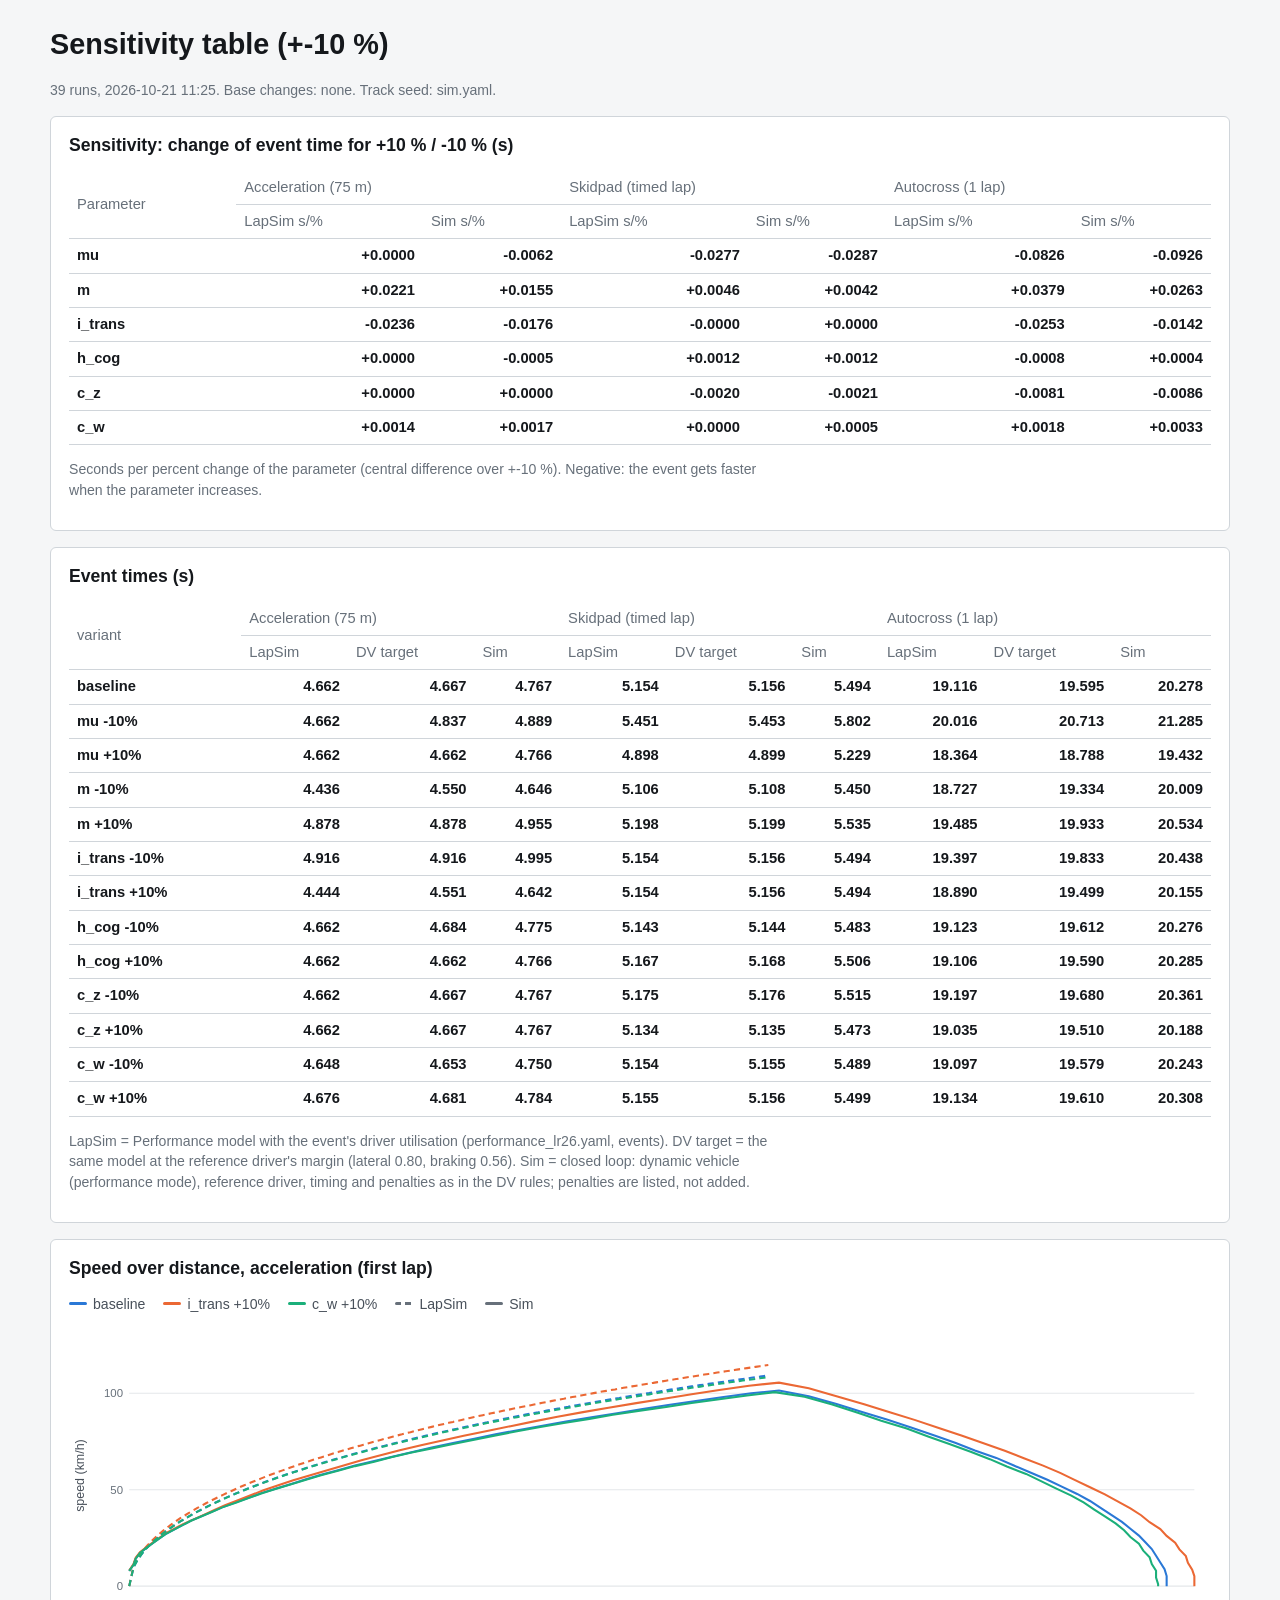
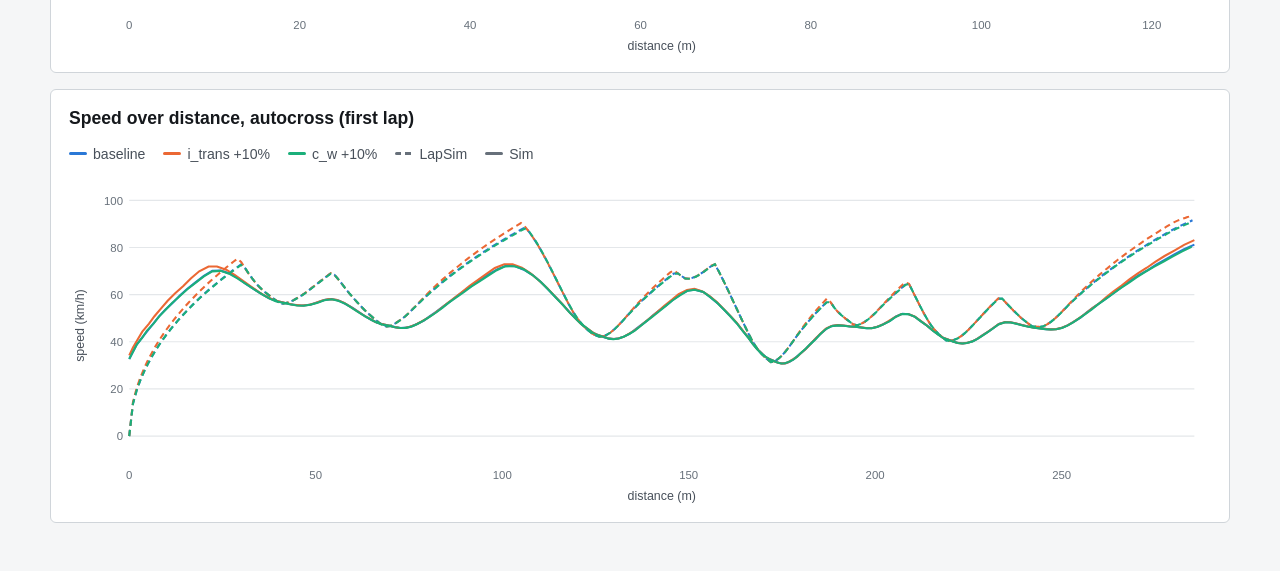
<file: docs/examples/study_table_lr26/report.html>
<!doctype html><html lang='en'><head><meta charset='utf-8'><meta name='viewport' content='width=device-width,initial-scale=1'><title>Sensitivity table (+-10 %)</title><style>
:root{--bg:#f5f6f7;--panel:#fff;--ink:#15181c;--ink2:#48505a;--muted:#67707a;--line:#d0d5da;--grid:#e4e7ea}
@media (prefers-color-scheme:dark){:root{--bg:#16191d;--panel:#1f2328;--ink:#eef0f2;--ink2:#b3b9c0;--muted:#8a929b;--line:#343a42;--grid:#2c3238}}
body{margin:0;background:var(--bg);color:var(--ink);font:15px/1.45 "Bahnschrift","DIN Alternate","Barlow","Segoe UI",sans-serif;font-variant-numeric:tabular-nums}
main{max-width:1180px;margin:0 auto;padding:24px 16px 48px}
h1{font-size:1.8rem;margin:0 0 4px} h2{font-size:1.1rem;margin:0 0 12px}
section{background:var(--panel);border:1px solid var(--line);border-radius:6px;padding:16px 18px;margin-top:16px}
table{border-collapse:collapse;width:100%;font-size:.92rem} th,td{padding:6px 8px;border-bottom:1px solid var(--line);text-align:left;white-space:nowrap}
thead th{color:var(--muted);font-weight:500} td.num{text-align:right;font-weight:600} small{color:var(--muted);font-weight:400}
tr.base th,tr.base td{background:color-mix(in srgb,var(--panel) 85%,#2a78d6)} .scroll{overflow-x:auto}
.muted{color:var(--muted);font-size:.88rem;max-width:90ch} .grid{display:grid;grid-template-columns:repeat(auto-fit,minmax(340px,1fr));gap:12px}
figure{margin:0} figcaption{font-weight:600;margin-bottom:4px} .chart{width:100%;height:auto;display:block}
.chart .grid{stroke:var(--grid)} .chart .tick{fill:var(--muted);font-size:11px} .chart .axis{fill:var(--ink2);font-size:12px}
.legend{display:flex;flex-wrap:wrap;gap:6px 18px;list-style:none;padding:0;margin:0 0 10px;color:var(--ink2);font-size:.88rem}
.legend li{display:inline-flex;align-items:center;gap:6px} .legend i{display:inline-block;width:18px;height:3px;border-radius:2px}
.legend i.dash{height:3px;background:repeating-linear-gradient(90deg,currentColor 0 6px,transparent 6px 10px)!important}
</style></head><body><main><h1>Sensitivity table (+-10 %)</h1><p class='muted'>39 runs, 2026-10-21 11:25. Base changes: none. Track seed: sim.yaml.</p><section><h2>Sensitivity: change of event time for +10 % / -10 % (s)</h2><div class='scroll'><table><thead><tr><th rowspan='2'>Parameter</th><th colspan='2'>Acceleration (75 m)</th><th colspan='2'>Skidpad (timed lap)</th><th colspan='2'>Autocross (1 lap)</th></tr><tr><th>LapSim s/%</th><th>Sim s/%</th><th>LapSim s/%</th><th>Sim s/%</th><th>LapSim s/%</th><th>Sim s/%</th></tr></thead><tbody><tr><th scope='row'>mu</th><td class='num'>+0.0000</td><td class='num'>-0.0062</td><td class='num'>-0.0277</td><td class='num'>-0.0287</td><td class='num'>-0.0826</td><td class='num'>-0.0926</td></tr><tr><th scope='row'>m</th><td class='num'>+0.0221</td><td class='num'>+0.0155</td><td class='num'>+0.0046</td><td class='num'>+0.0042</td><td class='num'>+0.0379</td><td class='num'>+0.0263</td></tr><tr><th scope='row'>i_trans</th><td class='num'>-0.0236</td><td class='num'>-0.0176</td><td class='num'>-0.0000</td><td class='num'>+0.0000</td><td class='num'>-0.0253</td><td class='num'>-0.0142</td></tr><tr><th scope='row'>h_cog</th><td class='num'>+0.0000</td><td class='num'>-0.0005</td><td class='num'>+0.0012</td><td class='num'>+0.0012</td><td class='num'>-0.0008</td><td class='num'>+0.0004</td></tr><tr><th scope='row'>c_z</th><td class='num'>+0.0000</td><td class='num'>+0.0000</td><td class='num'>-0.0020</td><td class='num'>-0.0021</td><td class='num'>-0.0081</td><td class='num'>-0.0086</td></tr><tr><th scope='row'>c_w</th><td class='num'>+0.0014</td><td class='num'>+0.0017</td><td class='num'>+0.0000</td><td class='num'>+0.0005</td><td class='num'>+0.0018</td><td class='num'>+0.0033</td></tr></tbody></table></div><p class='muted'>Seconds per percent change of the parameter (central difference over +-10 %). Negative: the event gets faster when the parameter increases.</p></section><section><h2>Event times (s)</h2><div class='scroll'><table><thead><tr><th rowspan='2'>variant</th><th colspan='3'>Acceleration (75 m)</th><th colspan='3'>Skidpad (timed lap)</th><th colspan='3'>Autocross (1 lap)</th></tr><tr><th>LapSim</th><th>DV target</th><th>Sim</th><th>LapSim</th><th>DV target</th><th>Sim</th><th>LapSim</th><th>DV target</th><th>Sim</th></tr></thead><tbody><tr><th scope='row'>baseline</th><td class='num'>4.662</td><td class='num'>4.667</td><td class='num'>4.767</td><td class='num'>5.154</td><td class='num'>5.156</td><td class='num'>5.494</td><td class='num'>19.116</td><td class='num'>19.595</td><td class='num'>20.278</td></tr><tr><th scope='row'>mu -10%</th><td class='num'>4.662</td><td class='num'>4.837</td><td class='num'>4.889</td><td class='num'>5.451</td><td class='num'>5.453</td><td class='num'>5.802</td><td class='num'>20.016</td><td class='num'>20.713</td><td class='num'>21.285</td></tr><tr><th scope='row'>mu +10%</th><td class='num'>4.662</td><td class='num'>4.662</td><td class='num'>4.766</td><td class='num'>4.898</td><td class='num'>4.899</td><td class='num'>5.229</td><td class='num'>18.364</td><td class='num'>18.788</td><td class='num'>19.432</td></tr><tr><th scope='row'>m -10%</th><td class='num'>4.436</td><td class='num'>4.550</td><td class='num'>4.646</td><td class='num'>5.106</td><td class='num'>5.108</td><td class='num'>5.450</td><td class='num'>18.727</td><td class='num'>19.334</td><td class='num'>20.009</td></tr><tr><th scope='row'>m +10%</th><td class='num'>4.878</td><td class='num'>4.878</td><td class='num'>4.955</td><td class='num'>5.198</td><td class='num'>5.199</td><td class='num'>5.535</td><td class='num'>19.485</td><td class='num'>19.933</td><td class='num'>20.534</td></tr><tr><th scope='row'>i_trans -10%</th><td class='num'>4.916</td><td class='num'>4.916</td><td class='num'>4.995</td><td class='num'>5.154</td><td class='num'>5.156</td><td class='num'>5.494</td><td class='num'>19.397</td><td class='num'>19.833</td><td class='num'>20.438</td></tr><tr><th scope='row'>i_trans +10%</th><td class='num'>4.444</td><td class='num'>4.551</td><td class='num'>4.642</td><td class='num'>5.154</td><td class='num'>5.156</td><td class='num'>5.494</td><td class='num'>18.890</td><td class='num'>19.499</td><td class='num'>20.155</td></tr><tr><th scope='row'>h_cog -10%</th><td class='num'>4.662</td><td class='num'>4.684</td><td class='num'>4.775</td><td class='num'>5.143</td><td class='num'>5.144</td><td class='num'>5.483</td><td class='num'>19.123</td><td class='num'>19.612</td><td class='num'>20.276</td></tr><tr><th scope='row'>h_cog +10%</th><td class='num'>4.662</td><td class='num'>4.662</td><td class='num'>4.766</td><td class='num'>5.167</td><td class='num'>5.168</td><td class='num'>5.506</td><td class='num'>19.106</td><td class='num'>19.590</td><td class='num'>20.285</td></tr><tr><th scope='row'>c_z -10%</th><td class='num'>4.662</td><td class='num'>4.667</td><td class='num'>4.767</td><td class='num'>5.175</td><td class='num'>5.176</td><td class='num'>5.515</td><td class='num'>19.197</td><td class='num'>19.680</td><td class='num'>20.361</td></tr><tr><th scope='row'>c_z +10%</th><td class='num'>4.662</td><td class='num'>4.667</td><td class='num'>4.767</td><td class='num'>5.134</td><td class='num'>5.135</td><td class='num'>5.473</td><td class='num'>19.035</td><td class='num'>19.510</td><td class='num'>20.188</td></tr><tr><th scope='row'>c_w -10%</th><td class='num'>4.648</td><td class='num'>4.653</td><td class='num'>4.750</td><td class='num'>5.154</td><td class='num'>5.155</td><td class='num'>5.489</td><td class='num'>19.097</td><td class='num'>19.579</td><td class='num'>20.243</td></tr><tr><th scope='row'>c_w +10%</th><td class='num'>4.676</td><td class='num'>4.681</td><td class='num'>4.784</td><td class='num'>5.155</td><td class='num'>5.156</td><td class='num'>5.499</td><td class='num'>19.134</td><td class='num'>19.610</td><td class='num'>20.308</td></tr></tbody></table></div><p class='muted'>LapSim = Performance model with the event's driver utilisation (performance_lr26.yaml, events). DV target = the same model at the reference driver's margin (lateral 0.80, braking 0.56). Sim = closed loop: dynamic vehicle (performance mode), reference driver, timing and penalties as in the DV rules; penalties are listed, not added.</p></section><section><h2>Speed over distance, acceleration (first lap)</h2><ul class='legend'><li><i style='background:#2a78d6'></i>baseline</li><li><i style='background:#eb6834'></i>i_trans +10%</li><li><i style='background:#1baf7a'></i>c_w +10%</li><li><i class='dash' style='color:var(--muted)'></i>LapSim</li><li><i style='background:var(--muted)'></i>Sim</li></ul><figure class='wide'><svg viewBox="0 0 1100 320" class="chart" role="img" aria-label="speed (km/h) over distance (m)"><line x1="58" x2="1084" y1="252.5" y2="252.5" class="grid"/><text x="52" y="256.5" class="tick" text-anchor="end">0</text><line x1="58" x2="1084" y1="159.6" y2="159.6" class="grid"/><text x="52" y="163.6" class="tick" text-anchor="end">50</text><line x1="58" x2="1084" y1="66.8" y2="66.8" class="grid"/><text x="52" y="70.8" class="tick" text-anchor="end">100</text><text x="58.0" y="294" class="tick" text-anchor="middle">0</text><text x="222.2" y="294" class="tick" text-anchor="middle">20</text><text x="386.3" y="294" class="tick" text-anchor="middle">40</text><text x="550.5" y="294" class="tick" text-anchor="middle">60</text><text x="714.6" y="294" class="tick" text-anchor="middle">80</text><text x="878.8" y="294" class="tick" text-anchor="middle">100</text><text x="1043.0" y="294" class="tick" text-anchor="middle">120</text><text x="571" y="314" class="axis" text-anchor="middle">distance (m)</text><text x="14" y="146" class="axis" text-anchor="middle" transform="rotate(-90 14 146)">speed (km/h)</text><path d="M58.0,252.5 L62.1,234.4 L66.2,226.9 L70.3,221.2 L74.4,216.3 L78.5,212.1 L82.6,208.3 L86.7,204.8 L90.8,201.5 L94.9,198.5 L99.0,195.6 L103.1,192.8 L107.2,190.2 L111.4,187.7 L115.5,185.3 L119.6,183.0 L123.7,180.8 L127.8,178.6 L131.9,176.5 L136.0,174.5 L140.1,172.5 L144.2,170.5 L148.3,168.7 L152.4,166.8 L156.5,165.0 L160.6,163.3 L164.7,161.6 L168.8,159.9 L172.9,158.3 L177.0,156.7 L181.1,155.1 L185.2,153.5 L189.3,152.0 L193.4,150.5 L197.5,149.1 L201.6,147.6 L205.7,146.2 L209.8,144.8 L214.0,143.4 L218.1,142.0 L222.2,140.7 L226.3,139.4 L230.4,138.1 L234.5,136.8 L238.6,135.5 L242.7,134.3 L246.8,133.0 L250.9,131.8 L255.0,130.6 L259.1,129.4 L263.2,128.3 L267.3,127.1 L271.4,125.9 L275.5,124.8 L279.6,123.7 L283.7,122.6 L287.8,121.5 L291.9,120.4 L296.0,119.3 L300.1,118.2 L304.2,117.2 L308.3,116.2 L312.4,115.1 L316.6,114.1 L320.7,113.1 L324.8,112.1 L328.9,111.1 L333.0,110.1 L337.1,109.1 L341.2,108.2 L345.3,107.2 L349.4,106.3 L353.5,105.3 L357.6,104.4 L361.7,103.5 L365.8,102.6 L369.9,101.7 L374.0,100.8 L378.1,99.9 L382.2,99.0 L386.3,98.1 L390.4,97.2 L394.5,96.4 L398.6,95.5 L402.7,94.7 L406.8,93.8 L410.9,93.0 L415.0,92.2 L419.2,91.3 L423.3,90.5 L427.4,89.7 L431.5,88.9 L435.6,88.1 L439.7,87.3 L443.8,86.5 L447.9,85.7 L452.0,85.0 L456.1,84.2 L460.2,83.4 L464.3,82.7 L468.4,81.9 L472.5,81.2 L476.6,80.4 L480.7,79.7 L484.8,78.9 L488.9,78.2 L493.0,77.5 L497.1,76.8 L501.2,76.0 L505.3,75.3 L509.4,74.6 L513.5,73.9 L517.6,73.2 L521.8,72.5 L525.9,71.8 L530.0,71.2 L534.1,70.5 L538.2,69.8 L542.3,69.1 L546.4,68.4 L550.5,67.8 L554.6,67.1 L558.7,66.5 L562.8,65.8 L566.9,65.2 L571.0,64.5 L575.1,63.9 L579.2,63.2 L583.3,62.6 L587.4,62.0 L591.5,61.3 L595.6,60.7 L599.7,60.1 L603.8,59.5 L607.9,58.9 L612.0,58.3 L616.1,57.7 L620.2,57.1 L624.4,56.5 L628.5,55.9 L632.6,55.3 L636.7,54.7 L640.8,54.1 L644.9,53.5 L649.0,52.9 L653.1,52.4 L657.2,51.8 L661.3,51.2 L665.4,50.7 L669.5,50.1 L673.6,49.5" fill="none" stroke="#2a78d6" stroke-width="2" stroke-dasharray="6 4"/><path d="M58.0,237.8 L62.1,232.0 L64.2,226.1 L68.3,220.6 L74.4,215.7 L80.6,211.1 L86.7,206.7 L92.9,202.4 L101.1,198.1 L109.3,193.8 L117.5,189.4 L127.8,185.1 L138.0,180.7 L148.3,176.2 L160.6,171.8 L172.9,167.4 L185.2,162.9 L199.6,158.5 L214.0,154.1 L228.3,149.6 L242.7,145.2 L259.1,140.8 L275.5,136.4 L294.0,132.0 L312.4,127.6 L330.9,123.3 L349.4,119.0 L369.9,114.7 L390.4,110.5 L410.9,106.3 L433.5,102.1 L456.1,98.0 L478.7,93.9 L503.3,89.9 L527.9,85.9 L552.5,81.9 L577.2,78.0 L603.8,74.2 L630.5,70.4 L657.2,66.7 L683.9,64.1 L712.6,69.5 L739.3,77.0 L763.9,84.7 L788.5,92.3 L811.1,99.8 L833.7,107.3 L854.2,114.6 L872.6,121.8 L893.2,129.0 L909.6,136.1 L926.0,143.1 L942.4,150.0 L956.8,156.9 L971.1,163.7 L983.5,170.5 L993.7,177.2 L1004.0,183.9 L1014.2,190.6 L1022.4,197.2 L1030.6,203.8 L1036.8,210.3 L1043.0,216.8 L1047.1,223.3 L1051.2,229.8 L1055.3,236.3 L1057.3,242.8 L1057.3,249.2 L1057.3,252.5 L1057.3,252.5 L1057.3,252.5 L1057.3,252.5 L1057.3,252.5 L1057.3,252.5 L1057.3,252.5 L1057.3,252.5" fill="none" stroke="#2a78d6" stroke-width="2"/><path d="M58.0,252.5 L62.1,233.5 L66.2,225.6 L70.3,219.6 L74.4,214.6 L78.5,210.1 L82.6,206.1 L86.7,202.4 L90.8,199.0 L94.9,195.8 L99.0,192.8 L103.1,189.9 L107.2,187.1 L111.4,184.5 L115.5,182.0 L119.6,179.6 L123.7,177.2 L127.8,175.0 L131.9,172.7 L136.0,170.6 L140.1,168.6 L144.2,166.5 L148.3,164.6 L152.4,162.6 L156.5,160.8 L160.6,158.9 L164.7,157.1 L168.8,155.4 L172.9,153.6 L177.0,152.0 L181.1,150.3 L185.2,148.7 L189.3,147.1 L193.4,145.5 L197.5,144.0 L201.6,142.4 L205.7,141.0 L209.8,139.5 L214.0,138.0 L218.1,136.6 L222.2,135.2 L226.3,133.8 L230.4,132.5 L234.5,131.1 L238.6,129.8 L242.7,128.5 L246.8,127.2 L250.9,125.9 L255.0,124.6 L259.1,123.4 L263.2,122.1 L267.3,120.9 L271.4,119.7 L275.5,118.5 L279.6,117.4 L283.7,116.2 L287.8,115.0 L291.9,113.9 L296.0,112.8 L300.1,111.7 L304.2,110.6 L308.3,109.5 L312.4,108.4 L316.6,107.3 L320.7,106.3 L324.8,105.2 L328.9,104.2 L333.0,103.1 L337.1,102.1 L341.2,101.1 L345.3,100.1 L349.4,99.1 L353.5,98.1 L357.6,97.1 L361.7,96.2 L365.8,95.2 L369.9,94.3 L374.0,93.3 L378.1,92.4 L382.2,91.5 L386.3,90.5 L390.4,89.6 L394.5,88.7 L398.6,87.8 L402.7,86.9 L406.8,86.0 L410.9,85.2 L415.0,84.3 L419.2,83.4 L423.3,82.6 L427.4,81.7 L431.5,80.9 L435.6,80.0 L439.7,79.2 L443.8,78.4 L447.9,77.5 L452.0,76.7 L456.1,75.9 L460.2,75.1 L464.3,74.3 L468.4,73.5 L472.5,72.7 L476.6,72.0 L480.7,71.2 L484.8,70.4 L488.9,69.7 L493.0,68.9 L497.1,68.1 L501.2,67.4 L505.3,66.6 L509.4,65.9 L513.5,65.1 L517.6,64.4 L521.8,63.7 L525.9,63.0 L530.0,62.2 L534.1,61.5 L538.2,60.8 L542.3,60.1 L546.4,59.4 L550.5,58.7 L554.6,58.0 L558.7,57.3 L562.8,56.7 L566.9,56.0 L571.0,55.3 L575.1,54.6 L579.2,53.9 L583.3,53.3 L587.4,52.6 L591.5,52.0 L595.6,51.3 L599.7,50.7 L603.8,50.0 L607.9,49.4 L612.0,48.7 L616.1,48.1 L620.2,47.5 L624.4,46.8 L628.5,46.2 L632.6,45.6 L636.7,45.0 L640.8,44.4 L644.9,43.7 L649.0,43.1 L653.1,42.5 L657.2,41.9 L661.3,41.3 L665.4,40.7 L669.5,40.1 L673.6,39.5" fill="none" stroke="#eb6834" stroke-width="2" stroke-dasharray="6 4"/><path d="M58.0,237.6 L62.1,231.2 L64.2,225.1 L68.3,219.8 L74.4,215.1 L80.6,210.6 L86.7,206.2 L92.9,201.8 L101.1,197.4 L109.3,193.0 L119.6,188.4 L129.8,183.9 L140.1,179.2 L150.3,174.5 L162.7,169.8 L175.0,165.0 L187.3,160.2 L201.6,155.3 L216.0,150.5 L232.4,145.7 L248.8,140.8 L265.3,136.0 L281.7,131.2 L300.1,126.4 L318.6,121.7 L339.1,116.9 L359.6,112.2 L380.2,107.6 L402.7,103.0 L425.3,98.4 L447.9,93.8 L470.5,89.4 L495.1,84.9 L519.7,80.6 L546.4,76.2 L573.1,72.0 L599.7,67.7 L626.4,63.5 L655.1,59.4 L683.9,56.5 L712.6,61.9 L739.3,69.5 L765.9,77.3 L790.6,85.0 L815.2,92.6 L837.8,100.2 L860.3,107.6 L880.9,114.9 L901.4,122.1 L919.8,129.3 L938.3,136.4 L954.7,143.4 L969.1,150.4 L983.5,157.2 L997.8,164.1 L1010.1,170.8 L1022.4,177.6 L1032.7,184.2 L1040.9,190.9 L1051.2,197.5 L1057.3,204.1 L1065.5,210.6 L1069.6,217.1 L1075.8,223.6 L1077.8,230.1 L1081.9,236.6 L1084.0,243.0 L1084.0,249.5 L1084.0,252.5 L1084.0,252.5 L1084.0,252.5 L1084.0,252.5 L1084.0,252.5 L1084.0,252.5 L1084.0,252.5 L1084.0,252.5" fill="none" stroke="#eb6834" stroke-width="2"/><path d="M58.0,252.5 L62.1,234.4 L66.2,226.9 L70.3,221.2 L74.4,216.4 L78.5,212.1 L82.6,208.3 L86.7,204.8 L90.8,201.5 L94.9,198.5 L99.0,195.6 L103.1,192.9 L107.2,190.2 L111.4,187.8 L115.5,185.3 L119.6,183.0 L123.7,180.8 L127.8,178.7 L131.9,176.6 L136.0,174.5 L140.1,172.6 L144.2,170.7 L148.3,168.8 L152.4,167.0 L156.5,165.2 L160.6,163.4 L164.7,161.7 L168.8,160.1 L172.9,158.4 L177.0,156.8 L181.1,155.3 L185.2,153.7 L189.3,152.2 L193.4,150.7 L197.5,149.3 L201.6,147.8 L205.7,146.4 L209.8,145.0 L214.0,143.6 L218.1,142.3 L222.2,141.0 L226.3,139.6 L230.4,138.4 L234.5,137.1 L238.6,135.8 L242.7,134.6 L246.8,133.4 L250.9,132.1 L255.0,130.9 L259.1,129.8 L263.2,128.6 L267.3,127.5 L271.4,126.3 L275.5,125.2 L279.6,124.1 L283.7,123.0 L287.8,121.9 L291.9,120.8 L296.0,119.8 L300.1,118.7 L304.2,117.7 L308.3,116.6 L312.4,115.6 L316.6,114.6 L320.7,113.6 L324.8,112.6 L328.9,111.6 L333.0,110.7 L337.1,109.7 L341.2,108.8 L345.3,107.8 L349.4,106.9 L353.5,106.0 L357.6,105.0 L361.7,104.1 L365.8,103.2 L369.9,102.3 L374.0,101.4 L378.1,100.6 L382.2,99.7 L386.3,98.8 L390.4,98.0 L394.5,97.1 L398.6,96.3 L402.7,95.4 L406.8,94.6 L410.9,93.8 L415.0,93.0 L419.2,92.2 L423.3,91.3 L427.4,90.5 L431.5,89.8 L435.6,89.0 L439.7,88.2 L443.8,87.4 L447.9,86.6 L452.0,85.9 L456.1,85.1 L460.2,84.4 L464.3,83.6 L468.4,82.9 L472.5,82.1 L476.6,81.4 L480.7,80.7 L484.8,80.0 L488.9,79.2 L493.0,78.5 L497.1,77.8 L501.2,77.1 L505.3,76.4 L509.4,75.7 L513.5,75.0 L517.6,74.3 L521.8,73.7 L525.9,73.0 L530.0,72.3 L534.1,71.7 L538.2,71.0 L542.3,70.3 L546.4,69.7 L550.5,69.0 L554.6,68.4 L558.7,67.8 L562.8,67.1 L566.9,66.5 L571.0,65.8 L575.1,65.2 L579.2,64.6 L583.3,64.0 L587.4,63.4 L591.5,62.7 L595.6,62.1 L599.7,61.5 L603.8,60.9 L607.9,60.3 L612.0,59.7 L616.1,59.1 L620.2,58.6 L624.4,58.0 L628.5,57.4 L632.6,56.8 L636.7,56.2 L640.8,55.7 L644.9,55.1 L649.0,54.5 L653.1,54.0 L657.2,53.4 L661.3,52.9 L665.4,52.3 L669.5,51.8 L673.6,51.2" fill="none" stroke="#1baf7a" stroke-width="2" stroke-dasharray="6 4"/><path d="M58.0,237.8 L62.1,232.0 L64.2,226.1 L68.3,220.6 L74.4,215.7 L80.6,211.2 L86.7,206.7 L92.9,202.4 L101.1,198.1 L109.3,193.8 L117.5,189.5 L127.8,185.2 L138.0,180.8 L148.3,176.4 L160.6,172.1 L172.9,167.6 L185.2,163.2 L199.6,158.8 L214.0,154.4 L228.3,150.0 L242.7,145.6 L259.1,141.3 L275.5,136.9 L294.0,132.6 L310.4,128.3 L328.9,124.1 L349.4,119.8 L369.9,115.6 L390.4,111.5 L410.9,107.4 L431.5,103.3 L454.0,99.3 L476.6,95.3 L501.2,91.4 L523.8,87.5 L548.4,83.7 L575.1,79.9 L599.7,76.1 L626.4,72.5 L653.1,68.9 L679.8,65.6 L708.5,70.1 L735.2,77.6 L759.8,85.4 L782.4,93.1 L807.0,100.7 L827.5,108.3 L848.0,115.6 L868.5,123.0 L887.0,130.2 L903.4,137.3 L921.9,144.4 L936.3,151.3 L950.6,158.3 L965.0,165.1 L977.3,171.9 L987.6,178.7 L997.8,185.3 L1008.1,192.0 L1016.3,198.6 L1022.4,205.2 L1030.6,211.7 L1034.8,218.3 L1040.9,224.8 L1043.0,231.2 L1047.1,237.7 L1047.1,244.2 L1049.1,250.7 L1049.1,252.5 L1049.1,252.5 L1049.1,252.5 L1049.1,252.5 L1049.1,252.5 L1049.1,252.5 L1049.1,252.5 L1049.1,252.5" fill="none" stroke="#1baf7a" stroke-width="2"/></svg></figure></section><section><h2>Speed over distance, autocross (first lap)</h2><ul class='legend'><li><i style='background:#2a78d6'></i>baseline</li><li><i style='background:#eb6834'></i>i_trans +10%</li><li><i style='background:#1baf7a'></i>c_w +10%</li><li><i class='dash' style='color:var(--muted)'></i>LapSim</li><li><i style='background:var(--muted)'></i>Sim</li></ul><figure class='wide'><svg viewBox="0 0 1100 320" class="chart" role="img" aria-label="speed (km/h) over distance (m)"><line x1="58" x2="1084" y1="252.5" y2="252.5" class="grid"/><text x="52" y="256.5" class="tick" text-anchor="end">0</text><line x1="58" x2="1084" y1="207.0" y2="207.0" class="grid"/><text x="52" y="211.0" class="tick" text-anchor="end">20</text><line x1="58" x2="1084" y1="161.6" y2="161.6" class="grid"/><text x="52" y="165.6" class="tick" text-anchor="end">40</text><line x1="58" x2="1084" y1="116.2" y2="116.2" class="grid"/><text x="52" y="120.2" class="tick" text-anchor="end">60</text><line x1="58" x2="1084" y1="70.8" y2="70.8" class="grid"/><text x="52" y="74.8" class="tick" text-anchor="end">80</text><line x1="58" x2="1084" y1="25.4" y2="25.4" class="grid"/><text x="52" y="29.4" class="tick" text-anchor="end">100</text><text x="58.0" y="294" class="tick" text-anchor="middle">0</text><text x="237.6" y="294" class="tick" text-anchor="middle">50</text><text x="417.3" y="294" class="tick" text-anchor="middle">100</text><text x="596.9" y="294" class="tick" text-anchor="middle">150</text><text x="776.5" y="294" class="tick" text-anchor="middle">200</text><text x="956.2" y="294" class="tick" text-anchor="middle">250</text><text x="571" y="314" class="axis" text-anchor="middle">distance (m)</text><text x="14" y="146" class="axis" text-anchor="middle" transform="rotate(-90 14 146)">speed (km/h)</text><path d="M58.0,252.5 L61.6,221.2 L65.2,208.3 L68.8,198.4 L72.4,190.1 L76.0,182.9 L79.6,176.3 L83.1,170.3 L86.7,164.7 L90.3,159.5 L93.9,154.6 L97.5,150.0 L101.1,145.5 L104.7,141.3 L108.3,137.2 L111.9,133.4 L115.5,129.6 L119.1,125.9 L122.7,122.5 L126.3,119.0 L129.9,115.7 L133.5,112.5 L137.1,109.4 L140.7,106.4 L144.3,103.4 L147.9,100.5 L151.4,97.7 L155.0,94.9 L158.6,92.2 L162.2,89.6 L165.8,87.0 L169.4,90.5 L173.0,95.9 L176.6,100.9 L180.2,105.6 L183.8,109.4 L187.4,112.7 L191.0,115.7 L194.6,118.3 L198.2,120.9 L201.7,123.5 L205.3,125.0 L208.9,124.3 L212.5,123.2 L216.1,121.6 L219.7,119.5 L223.3,117.4 L226.9,115.0 L230.5,112.3 L234.1,109.5 L237.7,106.7 L241.3,103.9 L244.9,101.1 L248.5,98.3 L252.1,95.6 L255.7,97.1 L259.3,101.4 L262.9,105.9 L266.4,110.5 L270.0,115.0 L273.6,119.2 L277.2,123.2 L280.8,127.1 L284.4,130.8 L288.0,134.2 L291.6,137.4 L295.2,140.5 L298.8,143.4 L302.4,145.8 L306.0,146.9 L309.6,146.3 L313.2,144.5 L316.7,142.3 L320.3,139.9 L323.9,137.0 L327.5,133.7 L331.1,130.1 L334.7,126.5 L338.3,123.0 L341.9,119.5 L345.5,116.2 L349.1,113.0 L352.7,109.9 L356.3,106.8 L359.9,103.8 L363.5,100.9 L367.0,98.1 L370.7,95.3 L374.3,92.6 L377.9,90.0 L381.4,87.4 L385.0,84.8 L388.6,82.3 L392.2,79.9 L395.8,77.5 L399.4,75.1 L403.0,72.8 L406.6,70.5 L410.2,68.3 L413.8,66.1 L417.4,64.0 L421.0,61.8 L424.6,59.7 L428.2,57.7 L431.7,55.6 L435.3,53.6 L438.9,51.7 L442.5,54.9 L446.1,60.0 L449.7,65.4 L453.3,71.3 L456.9,77.7 L460.5,84.4 L464.1,91.4 L467.7,98.5 L471.3,105.7 L474.9,112.8 L478.5,119.9 L482.0,126.6 L485.6,132.9 L489.2,138.6 L492.9,143.4 L496.5,147.3 L500.0,150.6 L503.6,153.5 L507.2,155.4 L510.8,156.8 L514.4,156.6 L518.0,154.9 L521.6,152.7 L525.2,149.7 L528.8,146.2 L532.4,142.4 L536.0,138.4 L539.6,134.4 L543.2,130.6 L546.7,127.0 L550.3,123.4 L553.9,120.0 L557.5,116.7 L561.1,113.4 L564.7,110.3 L568.3,107.2 L571.9,104.2 L575.5,101.3 L579.1,98.5 L582.7,95.8 L586.3,95.6 L589.9,98.2 L593.5,100.6 L597.0,100.8 L600.6,100.0 L604.2,98.6 L607.8,96.5 L611.4,94.0 L615.0,91.3 L618.6,88.7 L622.2,87.0 L625.8,93.8 L629.4,100.9 L633.0,108.3 L636.6,115.8 L640.2,123.5 L643.8,131.2 L647.4,138.9 L651.0,146.5 L654.6,153.9 L658.2,160.9 L661.8,166.6 L665.3,171.2 L668.9,175.1 L672.5,178.5 L676.1,181.3 L679.7,180.4 L683.3,178.0 L686.9,174.8 L690.5,170.5 L694.1,165.8 L697.7,160.7 L701.3,155.7 L704.9,151.0 L708.5,146.5 L712.0,142.3 L715.6,138.1 L719.2,134.2 L722.8,130.4 L726.4,126.8 L730.0,123.2 L733.6,123.5 L737.2,128.9 L740.8,133.0 L744.4,136.4 L748.0,139.3 L751.6,142.0 L755.2,144.7 L758.8,145.8 L762.4,144.5 L766.0,142.7 L769.6,140.1 L773.2,137.0 L776.8,133.6 L780.3,129.9 L783.9,126.3 L787.5,122.7 L791.1,119.3 L794.7,116.0 L798.3,112.8 L801.9,109.7 L805.5,106.6 L809.1,105.8 L812.7,113.1 L816.3,120.4 L819.9,127.5 L823.5,134.3 L827.1,140.6 L830.6,146.2 L834.2,150.6 L837.8,154.3 L841.4,157.5 L845.0,160.3 L848.6,160.9 L852.2,159.9 L855.8,158.4 L859.4,156.1 L863.0,153.2 L866.6,149.8 L870.2,146.0 L873.8,142.2 L877.4,138.3 L881.0,134.4 L884.6,130.6 L888.2,126.9 L891.8,123.3 L895.3,120.0 L898.9,120.1 L902.5,124.0 L906.1,127.8 L909.7,131.5 L913.3,135.0 L916.9,138.4 L920.5,141.4 L924.1,144.1 L927.7,146.7 L931.3,146.9 L934.9,147.4 L938.5,146.6 L942.1,144.9 L945.6,142.5 L949.2,139.6 L952.8,136.3 L956.4,132.7 L960.0,129.0 L963.6,125.4 L967.2,121.9 L970.8,118.5 L974.4,115.2 L978.0,112.0 L981.6,108.9 L985.2,105.9 L988.8,102.9 L992.4,100.1 L996.0,97.2 L999.6,94.5 L1003.2,91.8 L1006.8,89.2 L1010.3,86.6 L1013.9,84.1 L1017.5,81.6 L1021.1,79.1 L1024.7,76.8 L1028.3,74.4 L1031.9,72.1 L1035.5,69.9 L1039.1,67.6 L1042.7,65.5 L1046.3,63.3 L1049.9,61.2 L1053.5,59.1 L1057.1,57.1 L1060.6,55.0 L1064.2,53.1 L1067.8,51.2 L1071.4,49.5 L1075.0,47.9 L1078.6,46.3 L1082.2,44.6" fill="none" stroke="#2a78d6" stroke-width="2" stroke-dasharray="6 4"/><path d="M58.0,178.2 L61.6,171.2 L65.2,164.3 L70.6,157.4 L76.0,150.6 L81.4,143.9 L86.7,137.1 L93.0,130.5 L100.2,123.9 L106.5,117.3 L113.7,110.8 L121.8,104.4 L129.9,98.0 L138.0,93.3 L146.1,93.1 L155.0,95.9 L163.1,100.5 L170.3,105.9 L178.4,111.1 L185.6,115.8 L192.8,119.7 L199.9,122.3 L206.2,123.8 L213.4,125.4 L219.7,126.5 L226.0,126.6 L233.2,125.7 L239.5,123.6 L246.7,121.2 L253.0,120.5 L260.2,122.0 L266.4,125.2 L273.6,129.2 L279.9,133.4 L285.3,137.2 L291.6,140.6 L297.0,143.4 L303.3,145.0 L308.7,146.2 L314.1,147.5 L319.4,148.3 L324.8,148.0 L330.2,146.6 L335.6,144.3 L341.9,141.2 L347.3,137.2 L353.6,132.8 L359.9,128.0 L367.0,123.0 L373.4,117.8 L380.6,112.6 L388.6,107.3 L395.8,102.0 L403.9,96.8 L412.9,91.6 L421.0,88.4 L430.0,88.8 L438.0,92.2 L447.0,97.6 L455.1,104.5 L462.3,111.9 L469.5,119.5 L476.7,127.0 L482.9,133.9 L489.2,140.1 L494.7,145.4 L500.0,149.8 L505.4,153.3 L510.8,155.5 L515.3,157.2 L520.7,158.6 L525.2,159.0 L529.7,158.2 L535.1,156.4 L540.5,153.6 L545.0,150.1 L550.3,146.1 L556.6,141.5 L562.0,136.6 L568.3,131.5 L575.5,126.3 L581.8,121.1 L589.0,116.0 L596.1,112.2 L603.3,111.4 L611.4,113.8 L617.7,118.6 L624.9,124.6 L631.2,131.0 L637.5,137.5 L643.8,144.3 L649.2,151.3 L654.6,157.9 L659.1,164.0 L663.5,169.2 L668.0,173.5 L671.6,176.7 L676.1,178.8 L679.7,180.4 L683.3,181.8 L686.9,182.6 L690.5,182.2 L694.1,180.8 L697.7,178.5 L701.3,175.5 L705.8,172.0 L710.3,167.9 L714.7,163.3 L719.2,158.4 L724.6,153.4 L730.0,148.7 L735.4,146.3 L740.8,145.7 L747.1,146.2 L752.5,146.8 L757.9,147.1 L763.3,147.8 L768.7,148.5 L774.1,148.4 L779.4,147.0 L784.8,144.5 L791.1,141.2 L796.5,137.2 L802.8,134.6 L809.1,135.1 L815.4,137.9 L820.8,142.0 L827.1,146.6 L832.4,151.0 L837.8,154.9 L842.3,157.9 L847.7,159.9 L852.2,161.5 L856.7,162.8 L861.2,163.2 L865.7,162.5 L871.1,160.8 L875.6,158.4 L880.1,155.3 L885.5,151.8 L890.9,147.9 L896.2,144.2 L902.5,142.6 L907.9,143.0 L913.3,144.3 L919.6,145.9 L925.0,147.2 L930.4,148.1 L935.8,148.7 L941.2,149.4 L946.5,149.7 L951.9,149.3 L957.3,147.8 L962.7,145.4 L968.1,142.1 L974.4,138.3 L979.8,133.8 L986.1,129.0 L993.3,124.0 L1000.5,118.8 L1007.7,113.6 L1014.8,108.3 L1022.0,103.0 L1030.1,97.7 L1039.1,92.6 L1047.2,87.4 L1056.2,82.3 L1065.1,77.3 L1074.1,72.5 L1084.0,68.0" fill="none" stroke="#2a78d6" stroke-width="2"/><path d="M58.0,252.5 L61.6,219.6 L65.2,206.1 L68.8,195.8 L72.4,187.1 L76.0,179.4 L79.6,172.6 L83.1,166.3 L86.7,160.4 L90.3,154.9 L93.9,149.8 L97.5,144.9 L101.1,140.3 L104.7,135.8 L108.3,131.6 L111.9,127.5 L115.5,123.5 L119.1,119.8 L122.7,116.0 L126.3,112.5 L129.9,109.0 L133.5,105.6 L137.1,102.4 L140.7,99.2 L144.3,96.1 L147.9,93.0 L151.4,90.1 L155.0,87.2 L158.6,84.3 L162.2,81.6 L165.8,84.8 L169.4,90.5 L173.0,95.9 L176.6,100.9 L180.2,105.6 L183.8,109.4 L187.4,112.7 L191.0,115.7 L194.6,118.3 L198.2,120.9 L201.7,123.5 L205.3,125.0 L208.9,124.3 L212.5,123.2 L216.1,121.6 L219.7,119.5 L223.3,117.4 L226.9,115.0 L230.5,112.3 L234.1,109.5 L237.7,106.7 L241.3,103.9 L244.9,101.1 L248.5,98.3 L252.1,95.6 L255.7,97.1 L259.3,101.4 L262.9,105.9 L266.4,110.5 L270.0,115.0 L273.6,119.2 L277.2,123.2 L280.8,127.1 L284.4,130.8 L288.0,134.2 L291.6,137.4 L295.2,140.5 L298.8,143.4 L302.4,145.8 L306.0,146.9 L309.6,146.3 L313.2,144.5 L316.7,142.3 L320.3,139.9 L323.9,137.0 L327.5,133.7 L331.1,130.1 L334.7,126.3 L338.3,122.5 L341.9,118.7 L345.5,115.1 L349.1,111.5 L352.7,108.1 L356.3,104.7 L359.9,101.5 L363.5,98.3 L367.0,95.2 L370.7,92.2 L374.3,89.3 L377.9,86.4 L381.4,83.6 L385.0,80.8 L388.6,78.1 L392.2,75.5 L395.8,72.9 L399.4,70.3 L403.0,67.8 L406.6,65.4 L410.2,63.0 L413.8,60.6 L417.4,58.3 L421.0,56.0 L424.6,53.8 L428.2,51.5 L431.7,49.4 L435.3,47.2 L438.9,50.3 L442.5,54.9 L446.1,60.0 L449.7,65.4 L453.3,71.3 L456.9,77.7 L460.5,84.4 L464.1,91.4 L467.7,98.5 L471.3,105.7 L474.9,112.8 L478.5,119.9 L482.0,126.6 L485.6,132.9 L489.2,138.6 L492.9,143.4 L496.5,147.3 L500.0,150.6 L503.6,153.5 L507.2,155.4 L510.8,156.8 L514.4,156.6 L518.0,154.9 L521.6,152.7 L525.2,149.7 L528.8,146.2 L532.4,142.4 L536.0,138.3 L539.6,134.1 L543.2,129.9 L546.7,125.8 L550.3,122.0 L553.9,118.2 L557.5,114.6 L561.1,111.1 L564.7,107.6 L568.3,104.3 L571.9,101.1 L575.5,97.9 L579.1,94.8 L582.7,92.8 L586.3,95.6 L589.9,98.2 L593.5,100.6 L597.0,100.8 L600.6,100.0 L604.2,98.6 L607.8,96.5 L611.4,94.0 L615.0,91.2 L618.6,88.3 L622.2,87.0 L625.8,93.8 L629.4,100.9 L633.0,108.3 L636.6,115.8 L640.2,123.5 L643.8,131.2 L647.4,138.9 L651.0,146.5 L654.6,153.9 L658.2,160.9 L661.8,166.6 L665.3,171.2 L668.9,175.1 L672.5,178.5 L676.1,181.3 L679.7,180.4 L683.3,178.0 L686.9,174.8 L690.5,170.5 L694.1,165.8 L697.7,160.7 L701.3,155.4 L704.9,150.2 L708.5,145.3 L712.0,140.6 L715.6,136.2 L719.2,131.9 L722.8,127.8 L726.4,123.9 L730.0,120.0 L733.6,123.5 L737.2,128.9 L740.8,133.0 L744.4,136.4 L748.0,139.3 L751.6,142.0 L755.2,144.7 L758.8,145.8 L762.4,144.5 L766.0,142.7 L769.6,140.1 L773.2,137.0 L776.8,133.6 L780.3,129.9 L783.9,125.9 L787.5,122.1 L791.1,118.3 L794.7,114.7 L798.3,111.1 L801.9,107.7 L805.5,104.4 L809.1,105.8 L812.7,113.1 L816.3,120.4 L819.9,127.5 L823.5,134.3 L827.1,140.6 L830.6,146.2 L834.2,150.6 L837.8,154.3 L841.4,157.5 L845.0,160.3 L848.6,160.9 L852.2,159.9 L855.8,158.4 L859.4,156.1 L863.0,153.2 L866.6,149.8 L870.2,146.0 L873.8,142.2 L877.4,138.3 L881.0,134.4 L884.6,130.4 L888.2,126.7 L891.8,123.1 L895.3,119.8 L898.9,120.1 L902.5,124.0 L906.1,127.8 L909.7,131.5 L913.3,135.0 L916.9,138.4 L920.5,141.4 L924.1,144.1 L927.7,146.7 L931.3,146.9 L934.9,147.4 L938.5,146.6 L942.1,144.9 L945.6,142.5 L949.2,139.6 L952.8,136.3 L956.4,132.7 L960.0,128.9 L963.6,125.0 L967.2,121.1 L970.8,117.4 L974.4,113.8 L978.0,110.3 L981.6,106.9 L985.2,103.6 L988.8,100.4 L992.4,97.2 L996.0,94.2 L999.6,91.2 L1003.2,88.3 L1006.8,85.4 L1010.3,82.6 L1013.9,79.9 L1017.5,77.2 L1021.1,74.6 L1024.7,72.0 L1028.3,69.5 L1031.9,67.0 L1035.5,64.5 L1039.1,62.1 L1042.7,59.8 L1046.3,57.5 L1049.9,55.2 L1053.5,53.0 L1057.1,50.8 L1060.6,48.6 L1064.2,46.6 L1067.8,44.9 L1071.4,43.6 L1075.0,42.3 L1078.6,41.0 L1082.2,39.5" fill="none" stroke="#eb6834" stroke-width="2" stroke-dasharray="6 4"/><path d="M58.0,174.7 L61.6,167.1 L66.1,159.5 L70.6,151.9 L76.9,144.4 L82.3,137.0 L88.5,129.6 L94.8,122.3 L102.0,115.1 L110.1,107.9 L117.3,100.7 L125.4,93.7 L134.4,89.1 L142.5,89.1 L151.4,92.2 L159.5,97.1 L167.6,102.9 L175.7,108.6 L182.9,113.8 L190.1,118.1 L197.3,121.3 L204.4,123.2 L210.7,124.7 L217.0,126.1 L224.2,126.7 L230.5,126.1 L236.8,124.4 L244.0,121.9 L250.3,120.5 L257.5,121.2 L264.7,123.9 L270.9,127.7 L277.2,131.9 L283.5,135.9 L289.8,139.5 L295.2,142.5 L301.5,144.6 L306.9,145.8 L312.3,147.1 L317.6,148.2 L323.0,148.3 L328.4,147.2 L333.8,145.2 L339.2,142.3 L345.5,138.7 L351.8,134.4 L358.1,129.6 L364.3,124.5 L371.6,119.0 L378.8,113.4 L385.9,107.7 L394.0,101.9 L402.1,96.2 L410.2,90.5 L419.2,86.9 L427.3,87.0 L436.2,90.2 L444.3,95.5 L452.4,102.3 L460.5,109.7 L467.7,117.4 L474.9,125.0 L481.1,132.1 L487.4,138.6 L492.9,144.1 L499.1,148.7 L504.5,152.5 L509.0,154.9 L514.4,156.6 L518.9,158.2 L524.3,159.0 L528.8,158.5 L534.2,156.9 L538.7,154.3 L544.1,151.1 L549.4,147.1 L554.8,142.6 L561.1,137.6 L567.4,132.2 L573.7,126.6 L580.9,121.0 L587.2,115.8 L595.3,111.8 L602.4,110.7 L609.6,112.8 L616.8,117.3 L624.0,123.3 L630.3,129.7 L636.6,136.2 L642.9,143.0 L648.3,149.9 L653.7,156.7 L658.2,162.9 L662.6,168.3 L667.1,172.7 L670.7,176.2 L675.2,178.5 L678.8,180.1 L682.4,181.6 L686.0,182.6 L689.6,182.4 L693.2,181.1 L696.8,178.9 L701.3,176.1 L704.9,172.7 L709.4,168.7 L713.8,164.2 L718.3,159.3 L723.7,154.0 L729.1,149.0 L734.5,146.3 L739.9,145.5 L746.2,145.9 L751.6,146.6 L757.0,147.0 L762.4,147.6 L767.8,148.4 L773.2,148.5 L778.5,147.2 L783.9,145.0 L789.3,141.8 L795.6,137.8 L801.9,134.8 L808.2,134.8 L814.5,137.3 L819.9,141.3 L826.2,145.8 L831.5,150.3 L836.9,154.3 L841.4,157.4 L846.8,159.5 L851.3,161.2 L855.8,162.7 L860.3,163.2 L864.8,162.7 L870.2,161.2 L874.7,158.9 L879.2,155.9 L884.6,152.4 L890.0,148.6 L895.3,144.7 L901.6,142.7 L907.0,142.8 L912.4,144.0 L918.7,145.6 L924.1,147.0 L929.5,148.0 L934.9,148.6 L940.3,149.2 L945.6,149.7 L951.0,149.4 L956.4,148.1 L961.8,145.8 L967.2,142.7 L972.6,139.0 L978.9,134.6 L985.2,129.7 L992.4,124.5 L998.7,118.9 L1005.9,113.3 L1013.9,107.5 L1021.1,101.8 L1029.2,96.0 L1038.2,90.3 L1046.3,84.6 L1055.3,79.0 L1065.1,73.5 L1074.1,68.3 L1084.0,63.7" fill="none" stroke="#eb6834" stroke-width="2"/><path d="M58.0,252.5 L61.6,221.2 L65.2,208.3 L68.8,198.4 L72.4,190.1 L76.0,182.9 L79.6,176.3 L83.1,170.4 L86.7,164.8 L90.3,159.6 L93.9,154.7 L97.5,150.1 L101.1,145.7 L104.7,141.5 L108.3,137.4 L111.9,133.6 L115.5,129.8 L119.1,126.2 L122.7,122.7 L126.3,119.3 L129.9,116.0 L133.5,112.9 L137.1,109.8 L140.7,106.8 L144.3,103.8 L147.9,100.9 L151.4,98.2 L155.0,95.4 L158.6,92.8 L162.2,90.1 L165.8,87.6 L169.4,90.3 L173.0,95.7 L176.6,100.7 L180.2,105.3 L183.8,109.2 L187.4,112.5 L191.0,115.5 L194.6,118.3 L198.2,120.9 L201.7,123.5 L205.3,125.0 L208.9,124.4 L212.5,123.4 L216.1,121.7 L219.7,119.7 L223.3,117.6 L226.9,115.2 L230.5,112.6 L234.1,109.8 L237.7,107.0 L241.3,104.2 L244.9,101.4 L248.5,98.7 L252.1,96.0 L255.7,97.0 L259.3,101.3 L262.9,105.8 L266.4,110.5 L270.0,114.9 L273.6,119.0 L277.2,123.0 L280.8,127.0 L284.4,130.7 L288.0,134.1 L291.6,137.3 L295.2,140.4 L298.8,143.4 L302.4,145.9 L306.0,146.9 L309.6,146.3 L313.2,144.6 L316.7,142.4 L320.3,140.0 L323.9,137.1 L327.5,133.9 L331.1,130.3 L334.7,126.7 L338.3,123.2 L341.9,119.8 L345.5,116.5 L349.1,113.3 L352.7,110.2 L356.3,107.1 L359.9,104.2 L363.5,101.3 L367.0,98.5 L370.7,95.8 L374.3,93.1 L377.9,90.5 L381.4,87.9 L385.0,85.4 L388.6,82.9 L392.2,80.5 L395.8,78.2 L399.4,75.8 L403.0,73.5 L406.6,71.3 L410.2,69.1 L413.8,66.9 L417.4,64.8 L421.0,62.7 L424.6,60.6 L428.2,58.6 L431.7,56.6 L435.3,54.6 L438.9,52.7 L442.5,54.4 L446.1,59.5 L449.7,64.9 L453.3,70.9 L456.9,77.3 L460.5,84.0 L464.1,91.0 L467.7,98.2 L471.3,105.4 L474.9,112.6 L478.5,119.6 L482.0,126.3 L485.6,132.6 L489.2,138.3 L492.9,143.1 L496.5,147.2 L500.0,150.6 L503.6,153.5 L507.2,155.4 L510.8,156.8 L514.4,156.6 L518.0,154.9 L521.6,152.7 L525.2,149.8 L528.8,146.3 L532.4,142.6 L536.0,138.6 L539.6,134.6 L543.2,130.9 L546.7,127.2 L550.3,123.7 L553.9,120.3 L557.5,117.0 L561.1,113.8 L564.7,110.6 L568.3,107.6 L571.9,104.6 L575.5,101.7 L579.1,98.9 L582.7,96.3 L586.3,95.6 L589.9,98.2 L593.5,100.7 L597.0,100.9 L600.6,100.2 L604.2,98.8 L607.8,96.7 L611.4,94.3 L615.0,91.7 L618.6,89.1 L622.2,86.8 L625.8,93.5 L629.4,100.7 L633.0,108.1 L636.6,115.7 L640.2,123.4 L643.8,131.1 L647.4,138.8 L651.0,146.4 L654.6,153.8 L658.2,160.8 L661.8,166.6 L665.3,171.2 L668.9,175.1 L672.5,178.5 L676.1,181.3 L679.7,180.4 L683.3,178.0 L686.9,174.8 L690.5,170.6 L694.1,165.9 L697.7,160.8 L701.3,155.8 L704.9,151.1 L708.5,146.7 L712.0,142.4 L715.6,138.3 L719.2,134.4 L722.8,130.6 L726.4,127.0 L730.0,123.5 L733.6,123.5 L737.2,128.9 L740.8,132.9 L744.4,136.3 L748.0,139.3 L751.6,142.0 L755.2,144.7 L758.8,145.8 L762.4,144.5 L766.0,142.8 L769.6,140.2 L773.2,137.1 L776.8,133.8 L780.3,130.1 L783.9,126.5 L787.5,123.0 L791.1,119.6 L794.7,116.3 L798.3,113.1 L801.9,110.0 L805.5,107.0 L809.1,105.6 L812.7,113.0 L816.3,120.2 L819.9,127.4 L823.5,134.2 L827.1,140.6 L830.6,146.1 L834.2,150.5 L837.8,154.3 L841.4,157.5 L845.0,160.3 L848.6,160.9 L852.2,159.9 L855.8,158.5 L859.4,156.2 L863.0,153.3 L866.6,149.9 L870.2,146.1 L873.8,142.3 L877.4,138.4 L881.0,134.5 L884.6,130.8 L888.2,127.1 L891.8,123.6 L895.3,120.3 L898.9,119.9 L902.5,123.9 L906.1,127.7 L909.7,131.4 L913.3,134.9 L916.9,138.3 L920.5,141.3 L924.1,144.1 L927.7,146.7 L931.3,147.0 L934.9,147.4 L938.5,146.7 L942.1,145.0 L945.6,142.7 L949.2,139.7 L952.8,136.4 L956.4,132.9 L960.0,129.2 L963.6,125.6 L967.2,122.1 L970.8,118.8 L974.4,115.5 L978.0,112.3 L981.6,109.3 L985.2,106.2 L988.8,103.3 L992.4,100.5 L996.0,97.7 L999.6,95.0 L1003.2,92.3 L1006.8,89.7 L1010.3,87.1 L1013.9,84.6 L1017.5,82.2 L1021.1,79.8 L1024.7,77.4 L1028.3,75.1 L1031.9,72.8 L1035.5,70.6 L1039.1,68.4 L1042.7,66.3 L1046.3,64.2 L1049.9,62.1 L1053.5,60.0 L1057.1,58.0 L1060.6,56.0 L1064.2,54.1 L1067.8,52.2 L1071.4,50.5 L1075.0,49.0 L1078.6,47.4 L1082.2,45.7" fill="none" stroke="#1baf7a" stroke-width="2" stroke-dasharray="6 4"/><path d="M58.0,178.2 L61.6,171.3 L65.2,164.4 L70.6,157.6 L75.1,150.8 L81.4,144.1 L86.7,137.4 L93.0,130.8 L99.3,124.2 L106.5,117.7 L113.7,111.3 L121.8,104.9 L129.9,98.6 L138.0,93.8 L146.1,93.3 L154.1,96.0 L162.2,100.5 L170.3,105.8 L178.4,111.1 L185.6,115.8 L192.8,119.8 L199.0,122.5 L206.2,124.0 L212.5,125.5 L219.7,126.7 L226.0,126.9 L232.3,125.9 L239.5,124.0 L245.8,121.6 L253.0,120.7 L259.3,122.1 L266.4,125.1 L272.7,129.1 L279.0,133.3 L285.3,137.1 L291.6,140.6 L297.0,143.4 L302.4,145.1 L308.7,146.3 L314.1,147.6 L319.4,148.4 L324.8,148.2 L330.2,146.8 L335.6,144.5 L341.0,141.5 L347.3,137.7 L353.6,133.4 L359.9,128.7 L366.1,123.7 L373.4,118.6 L380.6,113.5 L387.7,108.3 L395.8,103.1 L403.9,97.9 L412.0,92.7 L420.1,89.0 L429.1,88.8 L438.0,91.8 L446.1,97.1 L454.2,103.7 L461.4,111.1 L468.6,118.8 L475.8,126.2 L482.0,133.3 L488.3,139.6 L493.8,144.9 L500.0,149.5 L504.5,153.0 L509.9,155.4 L515.3,157.1 L519.8,158.6 L524.3,159.1 L529.7,158.5 L534.2,156.7 L539.6,154.1 L545.0,150.8 L550.3,146.7 L555.7,142.2 L562.0,137.4 L568.3,132.4 L574.6,127.3 L580.9,122.1 L588.1,117.1 L595.3,112.8 L602.4,111.5 L610.5,113.4 L616.8,117.9 L624.0,123.7 L630.3,130.0 L636.6,136.6 L642.9,143.5 L648.3,150.4 L653.7,157.0 L658.2,163.2 L662.6,168.6 L667.1,173.0 L671.6,176.5 L675.2,178.7 L678.8,180.2 L682.4,181.7 L686.0,182.5 L689.6,182.3 L693.2,181.0 L697.7,178.8 L701.3,176.0 L704.9,172.5 L709.4,168.5 L713.8,164.1 L719.2,159.2 L723.7,154.2 L729.1,149.4 L734.5,146.6 L740.8,145.8 L746.2,146.2 L751.6,146.9 L757.0,147.2 L762.4,147.8 L767.8,148.6 L773.2,148.6 L778.5,147.4 L783.9,145.1 L790.2,142.0 L795.6,138.1 L801.9,135.0 L808.2,134.9 L814.5,137.4 L819.9,141.4 L826.2,145.9 L831.5,150.5 L836.9,154.5 L841.4,157.6 L846.8,159.7 L851.3,161.4 L855.8,162.8 L860.3,163.3 L864.8,162.8 L870.2,161.3 L874.7,159.0 L879.2,156.1 L884.6,152.6 L890.0,148.8 L895.3,144.9 L901.6,142.9 L907.0,143.0 L912.4,144.2 L917.8,145.7 L924.1,147.2 L929.5,148.1 L934.9,148.7 L940.3,149.4 L945.6,149.8 L951.0,149.6 L956.4,148.3 L961.8,146.1 L967.2,143.0 L972.6,139.3 L978.9,135.0 L985.2,130.4 L991.5,125.4 L998.7,120.3 L1005.9,115.1 L1013.0,109.9 L1021.1,104.7 L1028.3,99.5 L1036.4,94.4 L1045.4,89.3 L1054.4,84.3 L1063.3,79.4 L1072.3,74.6 L1081.3,70.1" fill="none" stroke="#1baf7a" stroke-width="2"/></svg></figure></section></main></body></html>
</file>
